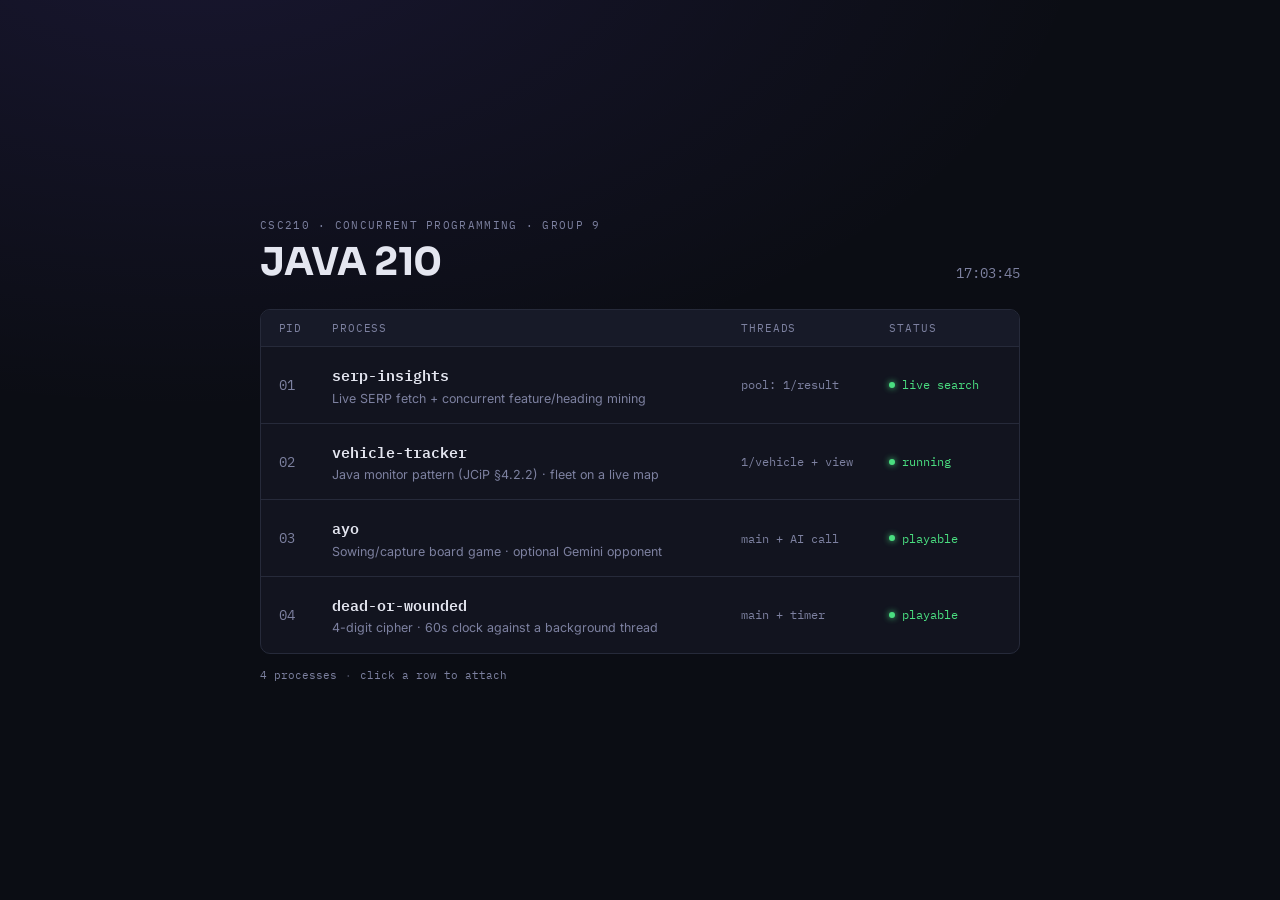
<file: landing/index.html>
<!doctype html>
<html lang="en">
<head>
    <meta charset="UTF-8">
    <meta name="viewport" content="width=device-width, initial-scale=1.0">
    <title>Java 210</title>
    <link rel="preconnect" href="https://fonts.googleapis.com">
    <link rel="preconnect" href="https://fonts.gstatic.com" crossorigin>
    <link href="https://fonts.googleapis.com/css2?family=Sora:wght@600;700&family=IBM+Plex+Mono:wght@400;500;600&family=Inter:wght@400;500&display=swap" rel="stylesheet">
    <link rel="stylesheet" href="style.css">
</head>
<body>
    <main class="monitor">
        <header class="monitor-head">
            <div>
                <p class="eyebrow">CSC210 &middot; CONCURRENT PROGRAMMING &middot; GROUP 9</p>
                <h1>JAVA 210</h1>
            </div>
            <div class="clock" id="clock">--:--:--</div>
        </header>

        <div class="table-wrap">
            <div class="table-head">
                <span>PID</span>
                <span>PROCESS</span>
                <span class="col-threads">THREADS</span>
                <span class="col-status">STATUS</span>
            </div>

            <a class="row" href="/serp-insights/">
                <span class="pid">01</span>
                <span class="process">
                    <span class="name">serp-insights</span>
                    <span class="desc">Live SERP fetch + concurrent feature/heading mining</span>
                </span>
                <span class="threads col-threads">pool: 1/result</span>
                <span class="status col-status"><i></i>live search</span>
            </a>

            <a class="row" href="/vehicle-tracker/">
                <span class="pid">02</span>
                <span class="process">
                    <span class="name">vehicle-tracker</span>
                    <span class="desc">Java monitor pattern (JCiP &sect;4.2.2) &middot; fleet on a live map</span>
                </span>
                <span class="threads col-threads">1/vehicle + view</span>
                <span class="status col-status"><i></i>running</span>
            </a>

            <a class="row" href="/ayo/">
                <span class="pid">03</span>
                <span class="process">
                    <span class="name">ayo</span>
                    <span class="desc">Sowing/capture board game &middot; optional Gemini opponent</span>
                </span>
                <span class="threads col-threads">main + AI call</span>
                <span class="status col-status"><i></i>playable</span>
            </a>

            <a class="row" href="/dead-or-wounded/">
                <span class="pid">04</span>
                <span class="process">
                    <span class="name">dead-or-wounded</span>
                    <span class="desc">4-digit cipher &middot; 60s clock against a background thread</span>
                </span>
                <span class="threads col-threads">main + timer</span>
                <span class="status col-status"><i></i>playable</span>
            </a>
        </div>

        <footer class="monitor-foot">
            <span>4 processes</span>
            <span class="sep">&middot;</span>
            <span>click a row to attach</span>
        </footer>
    </main>

    <script src="script.js"></script>
</body>
</html>
</file>
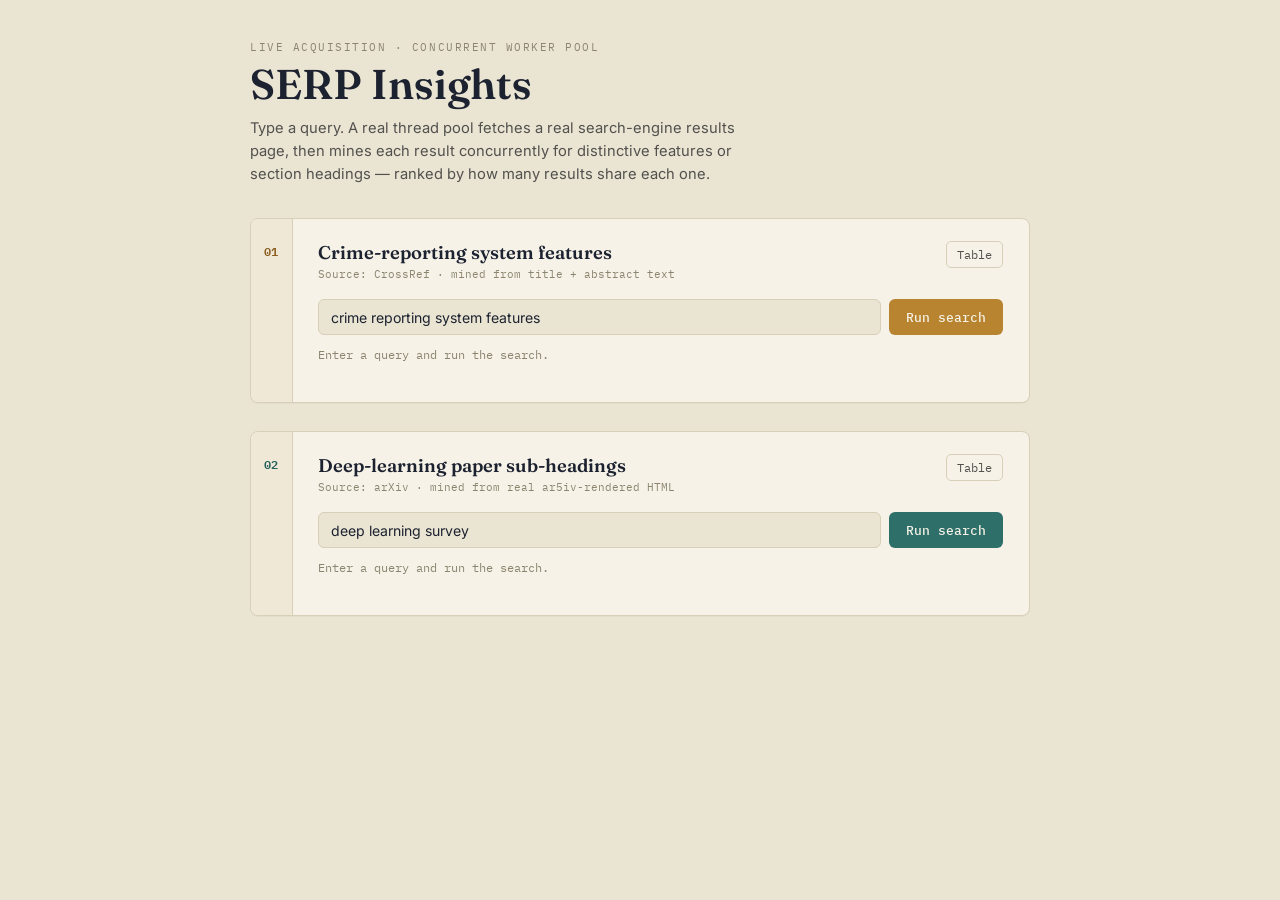
<file: serp-insights/src/main/resources/static/index.html>
<!doctype html>
<html lang="en">
<head>
    <meta charset="UTF-8">
    <meta name="viewport" content="width=device-width, initial-scale=1.0">
    <title>SERP Insights</title>
    <link rel="preconnect" href="https://fonts.googleapis.com">
    <link rel="preconnect" href="https://fonts.gstatic.com" crossorigin>
    <link href="https://fonts.googleapis.com/css2?family=Fraunces:opsz,wght@9..144,500;9..144,600&family=IBM+Plex+Mono:wght@400;500;600&family=Inter:wght@400;500;600&display=swap" rel="stylesheet">
    <link rel="stylesheet" href="style.css">
</head>
<body>
    <main class="ledger">
        <header class="masthead">
            <p class="stamp">LIVE ACQUISITION &middot; CONCURRENT WORKER POOL</p>
            <h1>SERP Insights</h1>
            <p class="subtitle">
                Type a query. A real thread pool fetches a real search-engine results page,
                then mines each result concurrently for distinctive features or section
                headings — ranked by how many results share each one.
            </p>
        </header>

        <section class="card" id="crime-panel" data-mode="crime">
            <div class="card-tab">01</div>
            <div class="card-body">
                <div class="card-header">
                    <div>
                        <h2>Crime-reporting system features</h2>
                        <p class="card-caption">Source: CrossRef &middot; mined from title + abstract text</p>
                    </div>
                    <button class="table-toggle" data-target="crime">Table</button>
                </div>

                <form class="search-form" id="crime-form">
                    <input type="text" id="crime-query" value="crime reporting system features" placeholder="Search query...">
                    <button type="submit">Run search</button>
                </form>

                <p class="status-line" id="crime-status">Enter a query and run the search.</p>
                <div class="lanes" id="crime-lanes" hidden></div>
                <div class="chart" id="crime-chart"></div>
                <div class="table-view" id="crime-table" hidden></div>
            </div>
        </section>

        <section class="card" id="dl-panel" data-mode="dl">
            <div class="card-tab">02</div>
            <div class="card-body">
                <div class="card-header">
                    <div>
                        <h2>Deep-learning paper sub-headings</h2>
                        <p class="card-caption">Source: arXiv &middot; mined from real ar5iv-rendered HTML</p>
                    </div>
                    <button class="table-toggle" data-target="dl">Table</button>
                </div>

                <form class="search-form" id="dl-form">
                    <input type="text" id="dl-query" value="deep learning survey" placeholder="Search query...">
                    <button type="submit">Run search</button>
                </form>

                <p class="status-line" id="dl-status">Enter a query and run the search.</p>
                <div class="lanes" id="dl-lanes" hidden></div>
                <div class="chart" id="dl-chart"></div>
                <div class="table-view" id="dl-table" hidden></div>
            </div>
        </section>
    </main>

    <script src="script.js"></script>
</body>
</html>
</file>
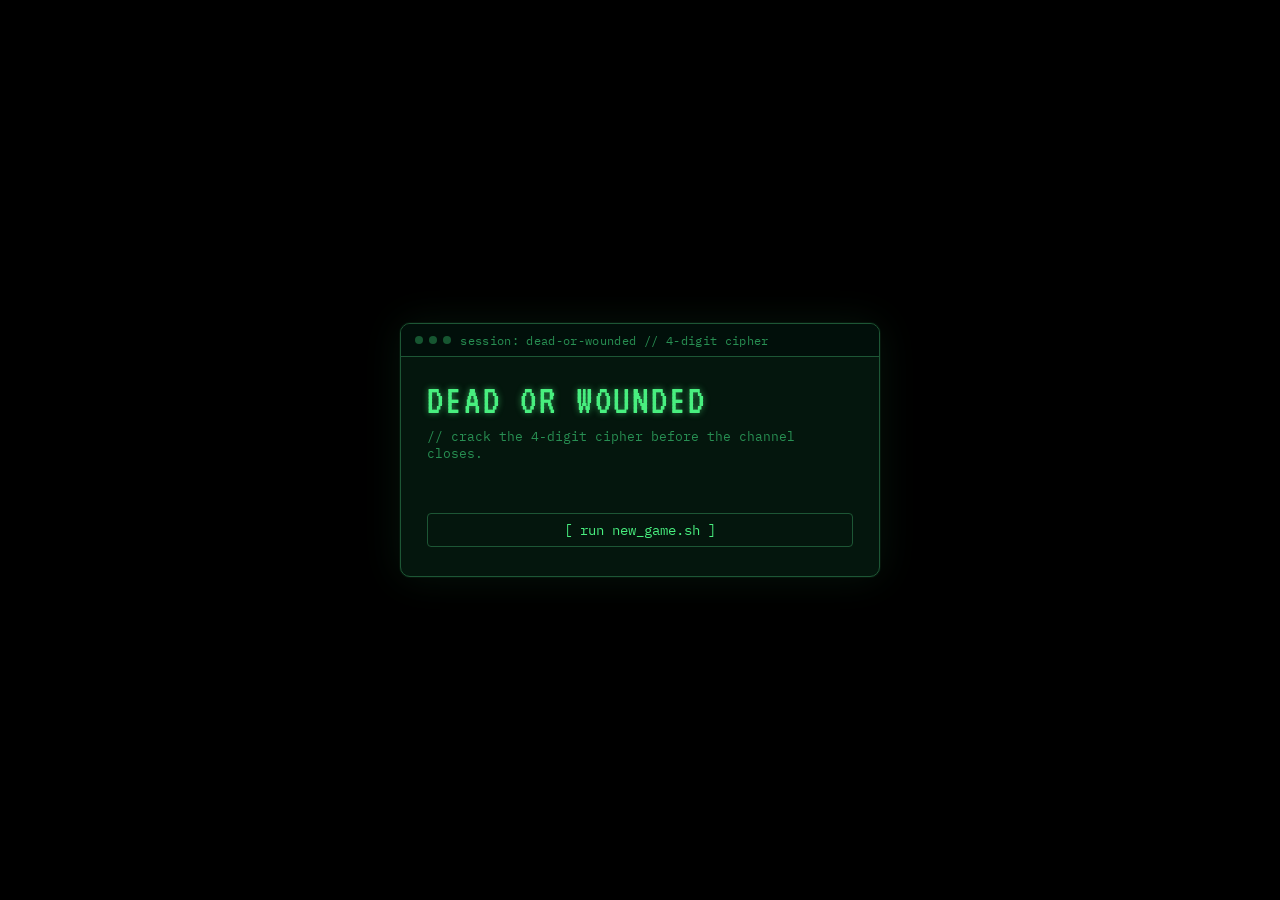
<file: dead-or-wounded/web/src/main/resources/static/index.html>
<!doctype html>
<html lang="en">
<head>
    <meta charset="UTF-8">
    <meta name="viewport" content="width=device-width, initial-scale=1.0">
    <title>Dead or Wounded</title>
    <link rel="preconnect" href="https://fonts.googleapis.com">
    <link rel="preconnect" href="https://fonts.gstatic.com" crossorigin>
    <link href="https://fonts.googleapis.com/css2?family=VT323&family=IBM+Plex+Mono:wght@400;500;600&display=swap" rel="stylesheet">
    <link rel="stylesheet" href="style.css">
</head>
<body>
    <div class="crt">
        <div class="scanlines" aria-hidden="true"></div>

        <main class="terminal">
            <div class="title-bar">
                <span class="title-dots"><i></i><i></i><i></i></span>
                <span class="title-text">session: dead-or-wounded // 4-digit cipher</span>
            </div>

            <div class="terminal-body">
                <pre class="ascii-heading" aria-hidden="true">DEAD OR WOUNDED</pre>
                <p class="subtitle">// crack the 4-digit cipher before the channel closes.</p>

                <div class="boot-log" id="boot-log"></div>

                <div class="game-area" id="game-area" hidden>
                    <div class="hud">
                        <div class="hud-row">
                            <span class="hud-label">TIME</span>
                            <span class="timer-bar" id="timer-bar"></span>
                            <span class="timer-num" id="timer">60</span>
                        </div>
                        <div class="hud-row">
                            <span class="hud-label">ATTEMPTS</span>
                            <span class="hud-value" id="attempts">0</span>
                        </div>
                    </div>

                    <form id="guess-form" autocomplete="off">
                        <span class="prompt">GUESS&gt;</span>
                        <input
                            id="guess-input"
                            type="text"
                            inputmode="numeric"
                            pattern="\d{4}"
                            maxlength="4"
                            placeholder="____"
                            aria-label="4-digit guess"
                            disabled
                        >
                        <button type="submit" id="guess-submit" disabled>ENTER</button>
                    </form>

                    <p class="error" id="error"></p>

                    <div class="history" id="history"></div>
                </div>

                <div class="game-over" id="game-over" hidden>
                    <p id="game-over-message"></p>
                </div>

                <button id="start" class="start-button">[ run new_game.sh ]</button>
            </div>
        </main>
    </div>

    <script src="script.js"></script>
</body>
</html>
</file>
<file: landing/style.css>
:root {
    color-scheme: dark;
    --bg: #0b0d14;
    --panel: #12141f;
    --panel-raised: #171a28;
    --border: #262a3a;
    --text: #e4e6f0;
    --muted: #7d81a0;
    --accent: #7c5cff;
    --accent-dim: #372a6e;
    --ok: #4ade80;
}

* {
    box-sizing: border-box;
}

body {
    margin: 0;
    min-height: 100vh;
    display: flex;
    align-items: center;
    justify-content: center;
    background:
        radial-gradient(ellipse 900px 500px at 15% -10%, rgba(124, 92, 255, 0.12), transparent),
        var(--bg);
    color: var(--text);
    font-family: "Inter", system-ui, sans-serif;
    padding: 2rem 1rem;
}

.monitor {
    width: min(94vw, 760px);
}

.monitor-head {
    display: flex;
    align-items: flex-end;
    justify-content: space-between;
    gap: 1rem;
    margin-bottom: 1.4rem;
    flex-wrap: wrap;
}

.eyebrow {
    font-family: "IBM Plex Mono", monospace;
    font-size: 0.68rem;
    letter-spacing: 0.12em;
    color: var(--muted);
    margin: 0 0 0.4rem;
}

h1 {
    font-family: "Sora", sans-serif;
    font-weight: 700;
    font-size: 2.4rem;
    margin: 0;
    letter-spacing: -0.01em;
}

.clock {
    font-family: "IBM Plex Mono", monospace;
    font-size: 0.85rem;
    color: var(--muted);
    padding-bottom: 0.3rem;
}

.table-wrap {
    background: var(--panel);
    border: 1px solid var(--border);
    border-radius: 10px;
    overflow: hidden;
}

.table-head {
    display: grid;
    grid-template-columns: 2.6rem 1fr 8.5rem 7rem;
    gap: 0.75rem;
    padding: 0.7rem 1.1rem;
    font-family: "IBM Plex Mono", monospace;
    font-size: 0.66rem;
    letter-spacing: 0.08em;
    color: var(--muted);
    border-bottom: 1px solid var(--border);
    background: var(--panel-raised);
}

.row {
    display: grid;
    grid-template-columns: 2.6rem 1fr 8.5rem 7rem;
    gap: 0.75rem;
    align-items: center;
    padding: 1rem 1.1rem;
    text-decoration: none;
    color: inherit;
    border-bottom: 1px solid var(--border);
    transition: background 0.15s ease;
}

.row:last-child {
    border-bottom: none;
}

.row:hover {
    background: var(--panel-raised);
}

.row:hover .name {
    color: var(--accent);
}

.row:focus-visible {
    outline: 2px solid var(--accent);
    outline-offset: -2px;
}

.pid {
    font-family: "IBM Plex Mono", monospace;
    font-size: 0.85rem;
    color: var(--muted);
}

.process {
    display: flex;
    flex-direction: column;
    gap: 0.15rem;
    min-width: 0;
}

.name {
    font-family: "IBM Plex Mono", monospace;
    font-weight: 600;
    font-size: 0.92rem;
    transition: color 0.15s ease;
}

.desc {
    font-size: 0.78rem;
    color: var(--muted);
    line-height: 1.3;
}

.threads {
    font-family: "IBM Plex Mono", monospace;
    font-size: 0.72rem;
    color: var(--muted);
}

.status {
    font-family: "IBM Plex Mono", monospace;
    font-size: 0.72rem;
    display: flex;
    align-items: center;
    gap: 0.4rem;
    color: var(--ok);
}

.status i {
    width: 6px;
    height: 6px;
    border-radius: 50%;
    background: var(--ok);
    display: inline-block;
    box-shadow: 0 0 6px var(--ok);
}

.monitor-foot {
    margin-top: 0.9rem;
    display: flex;
    gap: 0.5rem;
    font-family: "IBM Plex Mono", monospace;
    font-size: 0.7rem;
    color: var(--muted);
}

.sep {
    opacity: 0.5;
}

@media (max-width: 620px) {
    .table-head { display: none; }
    .row {
        grid-template-columns: 2rem 1fr;
        grid-template-areas: "pid process" ". threads" ". status";
        row-gap: 0.3rem;
    }
    .pid { grid-area: pid; }
    .process { grid-area: process; }
    .threads { grid-area: threads; }
    .status { grid-area: status; }
    h1 { font-size: 1.9rem; }
}
</file>
<file: serp-insights/src/main/resources/static/style.css>
:root {
    color-scheme: light;
    --field:      #eae4d2;
    --paper:      #f6f2e7;
    --paper-deep: #efe8d6;
    --ink:        #1c2230;
    --ink-soft:   #52514e;
    --muted:      #8b8570;
    --rule:       #d8cfb8;
    --brass:      #8a5c1e;
    --brass-fill: #b8842f;
    --teal:       #235f5b;
    --teal-fill:  #2f6f6a;
    --fail:       #9c3b3b;
    --queued:     #b7ad8f;
}

@media (prefers-color-scheme: dark) {
    :root:where(:not([data-theme="light"])) {
        color-scheme: dark;
        --field:      #14171f;
        --paper:      #1b1f29;
        --paper-deep: #20242f;
        --ink:        #eee7d6;
        --ink-soft:   #c3bda8;
        --muted:      #8b8570;
        --rule:       #343a47;
        --brass:      #e0ac57;
        --brass-fill: #d7a54c;
        --teal:       #6cbdb6;
        --teal-fill:  #4fa39c;
        --fail:       #d1685f;
        --queued:     #565b66;
    }
}
:root[data-theme="dark"] {
    color-scheme: dark;
    --field:      #14171f;
    --paper:      #1b1f29;
    --paper-deep: #20242f;
    --ink:        #eee7d6;
    --ink-soft:   #c3bda8;
    --muted:      #8b8570;
    --rule:       #343a47;
    --brass:      #e0ac57;
    --brass-fill: #d7a54c;
    --teal:       #6cbdb6;
    --teal-fill:  #4fa39c;
    --fail:       #d1685f;
    --queued:     #565b66;
}

* {
    box-sizing: border-box;
}

body {
    margin: 0;
    min-height: 100vh;
    background: var(--field);
    color: var(--ink);
    font-family: "Inter", system-ui, sans-serif;
    padding: 2.5rem 1.25rem;
}

.ledger {
    max-width: 780px;
    margin: 0 auto;
}

.masthead {
    margin-bottom: 2rem;
}

.stamp {
    font-family: "IBM Plex Mono", monospace;
    font-size: 0.68rem;
    letter-spacing: 0.14em;
    text-transform: uppercase;
    color: var(--muted);
    margin: 0 0 0.6rem;
}

h1 {
    font-family: "Fraunces", serif;
    font-weight: 600;
    font-size: 2.6rem;
    line-height: 1;
    margin: 0 0 0.75rem;
    font-optical-sizing: auto;
}

.subtitle {
    color: var(--ink-soft);
    font-size: 0.92rem;
    line-height: 1.55;
    max-width: 56ch;
    margin: 0;
}

.card {
    position: relative;
    display: flex;
    background: var(--paper);
    border: 1px solid var(--rule);
    border-radius: 8px;
    margin: 0 0 1.75rem;
    box-shadow: 0 1px 0 rgba(0, 0, 0, 0.03);
}

.card-tab {
    flex-shrink: 0;
    width: 2.6rem;
    display: flex;
    align-items: flex-start;
    justify-content: center;
    padding-top: 1.4rem;
    font-family: "IBM Plex Mono", monospace;
    font-size: 0.75rem;
    font-weight: 600;
    color: var(--muted);
    background: var(--paper-deep);
    border-right: 1px solid var(--rule);
    border-radius: 8px 0 0 8px;
}

#dl-panel .card-tab {
    color: var(--teal);
}

#crime-panel .card-tab {
    color: var(--brass);
}

.card-body {
    flex: 1;
    padding: 1.4rem 1.6rem 1.6rem;
    min-width: 0;
}

.card-header {
    display: flex;
    align-items: flex-start;
    justify-content: space-between;
    gap: 1rem;
}

h2 {
    font-family: "Fraunces", serif;
    font-weight: 600;
    font-size: 1.15rem;
    margin: 0 0 0.2rem;
}

.card-caption {
    font-family: "IBM Plex Mono", monospace;
    font-size: 0.7rem;
    color: var(--muted);
    margin: 0;
}

.table-toggle {
    font-family: "IBM Plex Mono", monospace;
    font-size: 0.72rem;
    background: none;
    border: 1px solid var(--rule);
    color: var(--ink-soft);
    padding: 0.3rem 0.65rem;
    border-radius: 5px;
    cursor: pointer;
    flex-shrink: 0;
}

.table-toggle:hover {
    color: var(--ink);
    border-color: var(--ink-soft);
}

.search-form {
    display: flex;
    gap: 0.5rem;
    margin: 1.1rem 0 0.7rem;
}

.search-form input[type="text"] {
    flex: 1;
    font: inherit;
    font-size: 0.88rem;
    padding: 0.55rem 0.75rem;
    border-radius: 6px;
    border: 1px solid var(--rule);
    background: var(--field);
    color: var(--ink);
}

.search-form input[type="text"]:focus-visible {
    outline: 2px solid var(--teal-fill);
    outline-offset: 1px;
}

#crime-form button, #dl-form button {
    font-family: "IBM Plex Mono", monospace;
    font-weight: 500;
    font-size: 0.8rem;
    padding: 0.55rem 1rem;
    border-radius: 6px;
    border: 1px solid transparent;
    cursor: pointer;
    color: var(--paper);
    flex-shrink: 0;
}

#crime-form button {
    background: var(--brass-fill);
}

#dl-form button {
    background: var(--teal-fill);
}

#crime-form button:hover, #dl-form button:hover {
    filter: brightness(1.06);
}

#crime-form button:focus-visible, #dl-form button:focus-visible {
    outline: 2px solid var(--ink);
    outline-offset: 2px;
}

.status-line {
    font-family: "IBM Plex Mono", monospace;
    font-size: 0.72rem;
    color: var(--muted);
    margin: 0.2rem 0 0.9rem;
    min-height: 1em;
}

/* Thread lanes */
.lanes {
    display: flex;
    flex-direction: column;
    gap: 0.35rem;
    margin: 0 0 1.1rem;
    border-top: 1px solid var(--rule);
    border-bottom: 1px solid var(--rule);
    padding: 0.7rem 0;
}

.lane {
    display: grid;
    grid-template-columns: 2.4rem 1fr 4.6rem;
    align-items: center;
    gap: 0.6rem;
    font-size: 0.78rem;
    opacity: 0;
    transform: translateY(3px);
    animation: lane-in 0.35s ease forwards;
}

@keyframes lane-in {
    to { opacity: 1; transform: translateY(0); }
}

.lane-id {
    font-family: "IBM Plex Mono", monospace;
    font-size: 0.7rem;
    color: var(--muted);
}

.lane-title {
    overflow: hidden;
    text-overflow: ellipsis;
    white-space: nowrap;
    color: var(--ink-soft);
}

.lane-status {
    font-family: "IBM Plex Mono", monospace;
    font-size: 0.68rem;
    text-align: right;
    display: flex;
    align-items: center;
    justify-content: flex-end;
    gap: 0.35rem;
}

.lane-status::before {
    content: "";
    width: 6px;
    height: 6px;
    border-radius: 50%;
    background: var(--queued);
    flex-shrink: 0;
}

.lane.queued .lane-status::before { background: var(--queued); }
.lane.working .lane-status::before {
    background: var(--teal-fill);
    animation: blink 0.9s ease-in-out infinite;
}
#crime-panel .lane.working .lane-status::before { background: var(--brass-fill); }

.lane.done .lane-status::before { background: var(--teal-fill); }
#crime-panel .lane.done .lane-status::before { background: var(--brass-fill); }

.lane.failed .lane-status::before { background: var(--fail); }
.lane.failed .lane-title, .lane.failed .lane-status { color: var(--muted); }

@keyframes blink {
    0%, 100% { opacity: 1; }
    50% { opacity: 0.3; }
}

.lanes-note {
    font-family: "IBM Plex Mono", monospace;
    font-size: 0.68rem;
    color: var(--muted);
    margin: 0.35rem 0 0;
    text-align: center;
}

/* Ranked chart */
.chart {
    display: flex;
    flex-direction: column;
    gap: 0.55rem;
}

.bar-row {
    display: grid;
    grid-template-columns: 1.6rem minmax(0, 30%) 1fr;
    align-items: center;
    gap: 0.6rem;
    position: relative;
}

.bar-rank {
    font-family: "IBM Plex Mono", monospace;
    font-size: 0.7rem;
    color: var(--muted);
    text-align: right;
}

.bar-label {
    font-size: 0.82rem;
    color: var(--ink-soft);
    white-space: nowrap;
    overflow: hidden;
    text-overflow: ellipsis;
}

.bar-track {
    position: relative;
    height: 20px;
    background: var(--paper-deep);
    border-radius: 3px;
    overflow: visible;
}

.bar-fill {
    height: 20px;
    border-radius: 3px;
    min-width: 4px;
}

#crime-panel .bar-fill { background: var(--brass-fill); }
#dl-panel .bar-fill { background: var(--teal-fill); }

.bar-value {
    position: absolute;
    left: calc(100% + 8px);
    top: 50%;
    transform: translateY(-50%);
    font-family: "IBM Plex Mono", monospace;
    font-size: 0.75rem;
    color: var(--ink);
    white-space: nowrap;
}

.table-view table {
    width: 100%;
    border-collapse: collapse;
    font-size: 0.85rem;
}

.table-view th, .table-view td {
    text-align: left;
    padding: 0.4rem 0.5rem;
    border-bottom: 1px solid var(--rule);
    font-family: "IBM Plex Mono", monospace;
    font-size: 0.78rem;
}

.table-view th {
    color: var(--muted);
    font-weight: normal;
}

.table-view td:last-child, .table-view th:last-child {
    text-align: right;
}

[hidden] {
    display: none !important;
}

@media (prefers-reduced-motion: reduce) {
    .dot-live, .lane, .lane-status::before {
        animation: none !important;
    }
}

@media (max-width: 560px) {
    h1 { font-size: 2rem; }
    .card { flex-direction: column; }
    .card-tab {
        width: auto;
        flex-direction: row;
        padding: 0.4rem 0.9rem;
        border-right: none;
        border-bottom: 1px solid var(--rule);
        border-radius: 8px 8px 0 0;
    }
    .search-form { flex-direction: column; }
    .bar-row { grid-template-columns: 1.4rem minmax(0, 40%) 1fr; }
}
</file>
<file: dead-or-wounded/web/src/main/resources/static/style.css>
:root {
    color-scheme: dark;
    --bg: #01100a;
    --panel: #04170d;
    --border: #1f5c38;
    --green: #4dff88;
    --green-dim: #2a9958;
    --green-faint: #175c34;
    --amber: #ffb020;
    --danger: #ff4d4d;
    --text: var(--green);
    --muted: var(--green-dim);
}

* {
    box-sizing: border-box;
}

body {
    margin: 0;
    min-height: 100vh;
    display: flex;
    align-items: center;
    justify-content: center;
    background: #000;
    color: var(--text);
    font-family: "IBM Plex Mono", "SF Mono", "Consolas", monospace;
    padding: 1.5rem;
}

.crt {
    position: relative;
    width: min(94vw, 480px);
}

.scanlines {
    position: absolute;
    inset: 0;
    pointer-events: none;
    z-index: 2;
    background: repeating-linear-gradient(
        to bottom,
        rgba(0, 0, 0, 0) 0px,
        rgba(0, 0, 0, 0.12) 1px,
        rgba(0, 0, 0, 0) 2px
    );
    border-radius: 10px;
    mix-blend-mode: multiply;
    animation: flicker 6s infinite;
}

@keyframes flicker {
    0%, 96%, 100% { opacity: 1; }
    97% { opacity: 0.85; }
    98% { opacity: 1; }
}

.terminal {
    background: var(--panel);
    border: 1px solid var(--border);
    border-radius: 10px;
    box-shadow: 0 0 0 1px rgba(77, 255, 136, 0.05), 0 0 40px rgba(77, 255, 136, 0.08), 0 20px 50px rgba(0, 0, 0, 0.6);
    overflow: hidden;
}

.title-bar {
    display: flex;
    align-items: center;
    gap: 0.6rem;
    padding: 0.55rem 0.9rem;
    background: var(--bg);
    border-bottom: 1px solid var(--border);
}

.title-dots {
    display: flex;
    gap: 0.35rem;
}

.title-dots i {
    width: 8px;
    height: 8px;
    border-radius: 50%;
    background: var(--green-faint);
    display: block;
}

.title-text {
    font-size: 0.72rem;
    color: var(--green-dim);
    letter-spacing: 0.03em;
}

.terminal-body {
    padding: 1.4rem 1.6rem 1.8rem;
    text-shadow: 0 0 6px rgba(77, 255, 136, 0.55);
}

.ascii-heading {
    font-family: "VT323", monospace;
    font-size: 2.6rem;
    line-height: 1;
    margin: 0;
    letter-spacing: 0.04em;
    color: var(--green);
    white-space: pre-wrap;
}

.subtitle {
    margin: 0.4rem 0 1.3rem;
    color: var(--green-dim);
    font-size: 0.8rem;
    text-shadow: none;
}

.boot-log {
    font-size: 0.82rem;
    line-height: 1.7;
    color: var(--green-dim);
    min-height: 1.4rem;
    margin-bottom: 0.5rem;
    white-space: pre-wrap;
}

.boot-log .cursor {
    display: inline-block;
    width: 0.55em;
    height: 1em;
    background: var(--green);
    vertical-align: text-bottom;
    animation: blink 1s steps(1) infinite;
}

@keyframes blink {
    50% { opacity: 0; }
}

.hud {
    margin-bottom: 1.1rem;
}

.hud-row {
    display: flex;
    align-items: center;
    gap: 0.6rem;
    font-size: 0.78rem;
    margin-bottom: 0.4rem;
}

.hud-label {
    color: var(--green-dim);
    letter-spacing: 0.08em;
    width: 5.5rem;
    flex-shrink: 0;
}

.timer-bar {
    flex: 1;
    font-family: "IBM Plex Mono", monospace;
    letter-spacing: -0.05em;
    color: var(--green);
    overflow: hidden;
    white-space: nowrap;
}

.timer-bar.low {
    color: var(--danger);
    animation: blink 0.6s steps(1) infinite;
}

.timer-num {
    font-family: "VT323", monospace;
    font-size: 1.3rem;
    width: 2.4rem;
    text-align: right;
}

.hud-value {
    color: var(--green);
}

#guess-form {
    display: flex;
    align-items: center;
    gap: 0.6rem;
    margin-bottom: 0.5rem;
}

.prompt {
    color: var(--green);
    font-weight: 600;
}

input#guess-input {
    flex: 1;
    background: transparent;
    border: none;
    border-bottom: 1px solid var(--border);
    color: var(--green);
    font-size: 1.3rem;
    letter-spacing: 0.5em;
    text-align: left;
    padding: 0.3rem 0.1rem;
    font-family: "IBM Plex Mono", monospace;
    caret-color: var(--green);
}

input#guess-input:focus {
    outline: none;
    border-bottom-color: var(--green);
}

input#guess-input:disabled {
    opacity: 0.35;
}

input#guess-input::placeholder {
    color: var(--green-faint);
    letter-spacing: 0.5em;
}

button {
    font-family: "IBM Plex Mono", monospace;
    font-size: 0.85rem;
    padding: 0.45rem 0.9rem;
    border-radius: 4px;
    border: 1px solid var(--border);
    background: transparent;
    color: var(--green);
    cursor: pointer;
}

button:hover:not(:disabled) {
    background: rgba(77, 255, 136, 0.08);
    border-color: var(--green-dim);
}

button:disabled {
    opacity: 0.35;
    cursor: not-allowed;
}

.error {
    color: var(--danger);
    min-height: 1.2rem;
    font-size: 0.8rem;
    margin: 0.25rem 0 0.9rem;
    text-shadow: none;
}

.history {
    font-size: 0.85rem;
    line-height: 1.65;
    max-height: 190px;
    overflow-y: auto;
    margin-bottom: 0.5rem;
}

.history .entry {
    display: block;
    white-space: nowrap;
}

.history .entry .prefix {
    color: var(--green-dim);
}

.history .entry .guess {
    letter-spacing: 0.2em;
}

.history .entry .dead {
    color: var(--green);
    font-weight: 600;
}

.history .entry .wounded {
    color: var(--amber);
}

.history .entry.win {
    color: var(--green);
    text-shadow: 0 0 8px rgba(77, 255, 136, 0.8);
}

.game-over {
    margin: 0.5rem 0 1.1rem;
    border: 1px dashed var(--border);
    border-radius: 6px;
    padding: 0.9rem 1rem;
}

.game-over p {
    margin: 0;
    font-size: 0.95rem;
}

.start-button {
    width: 100%;
    text-align: center;
}

[hidden] {
    display: none !important;
}

@media (prefers-reduced-motion: reduce) {
    .scanlines, .boot-log .cursor, .timer-bar.low {
        animation: none !important;
    }
}
</file>
